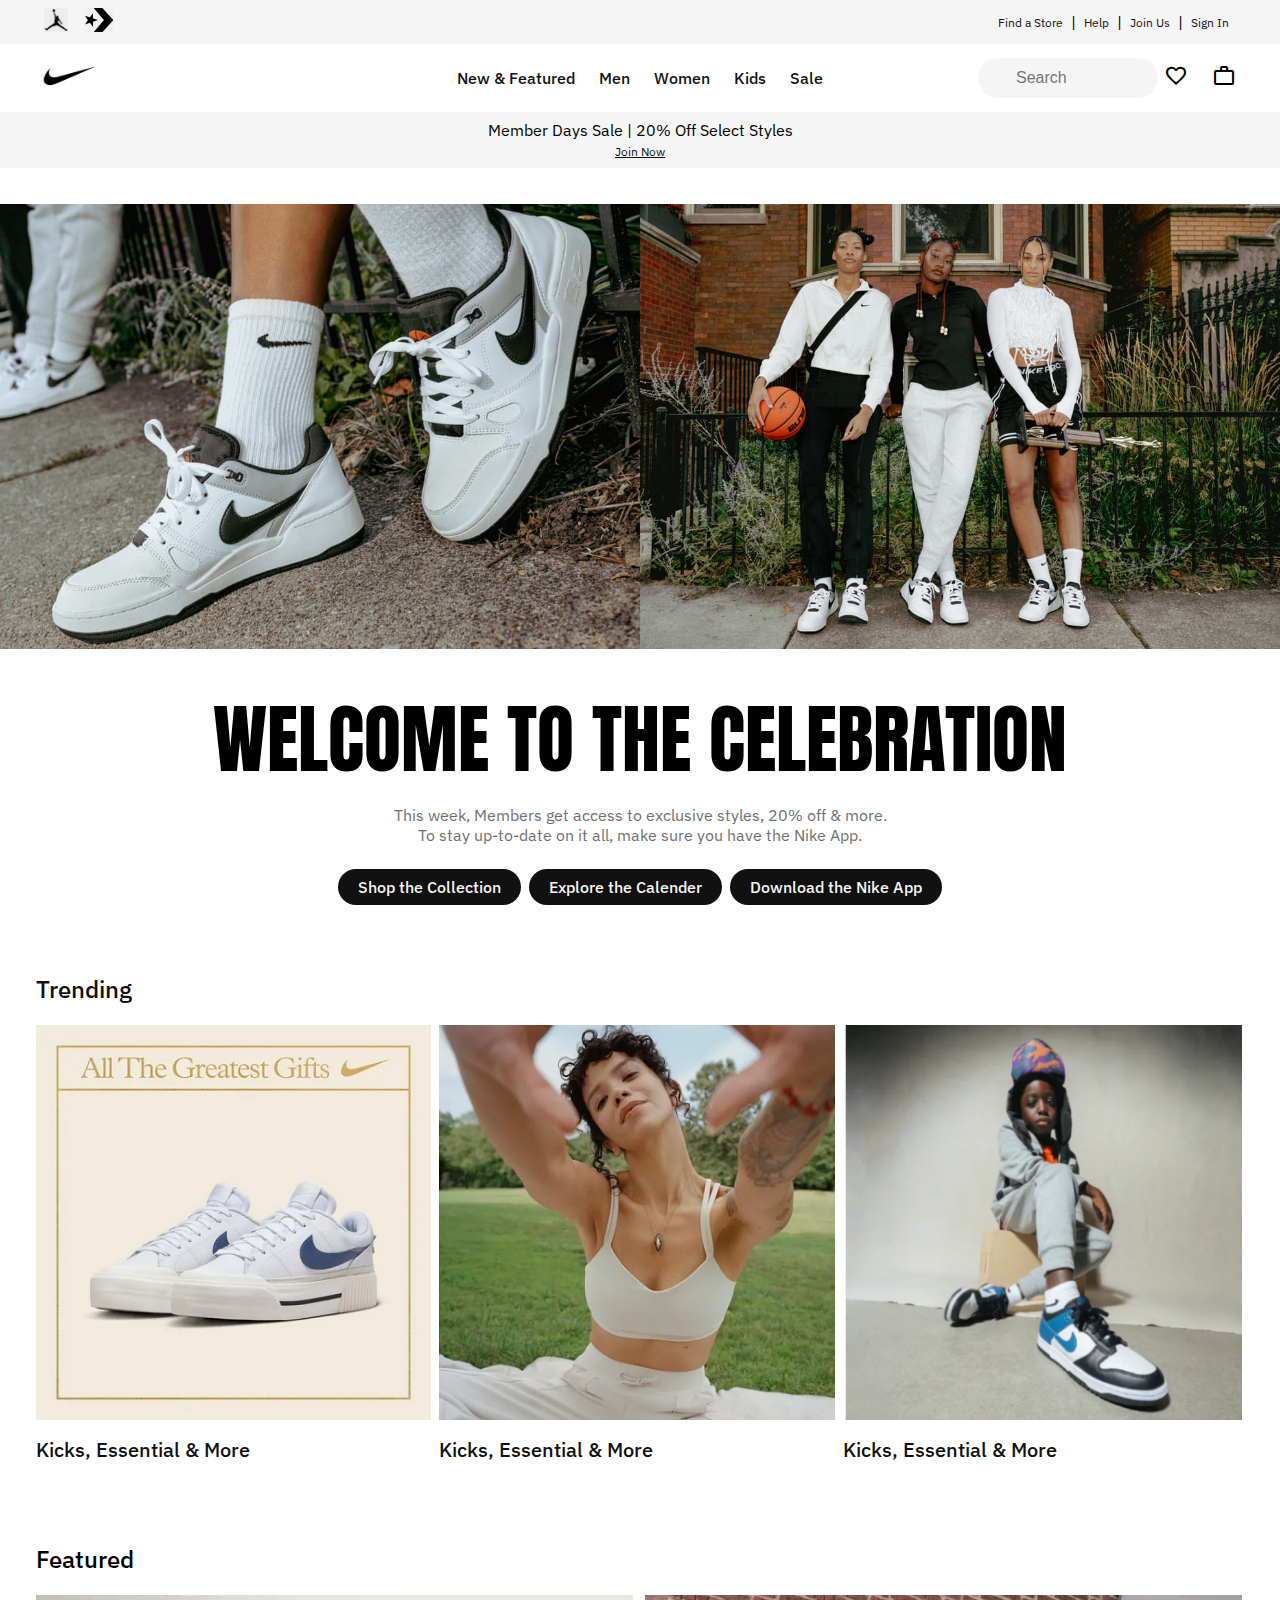
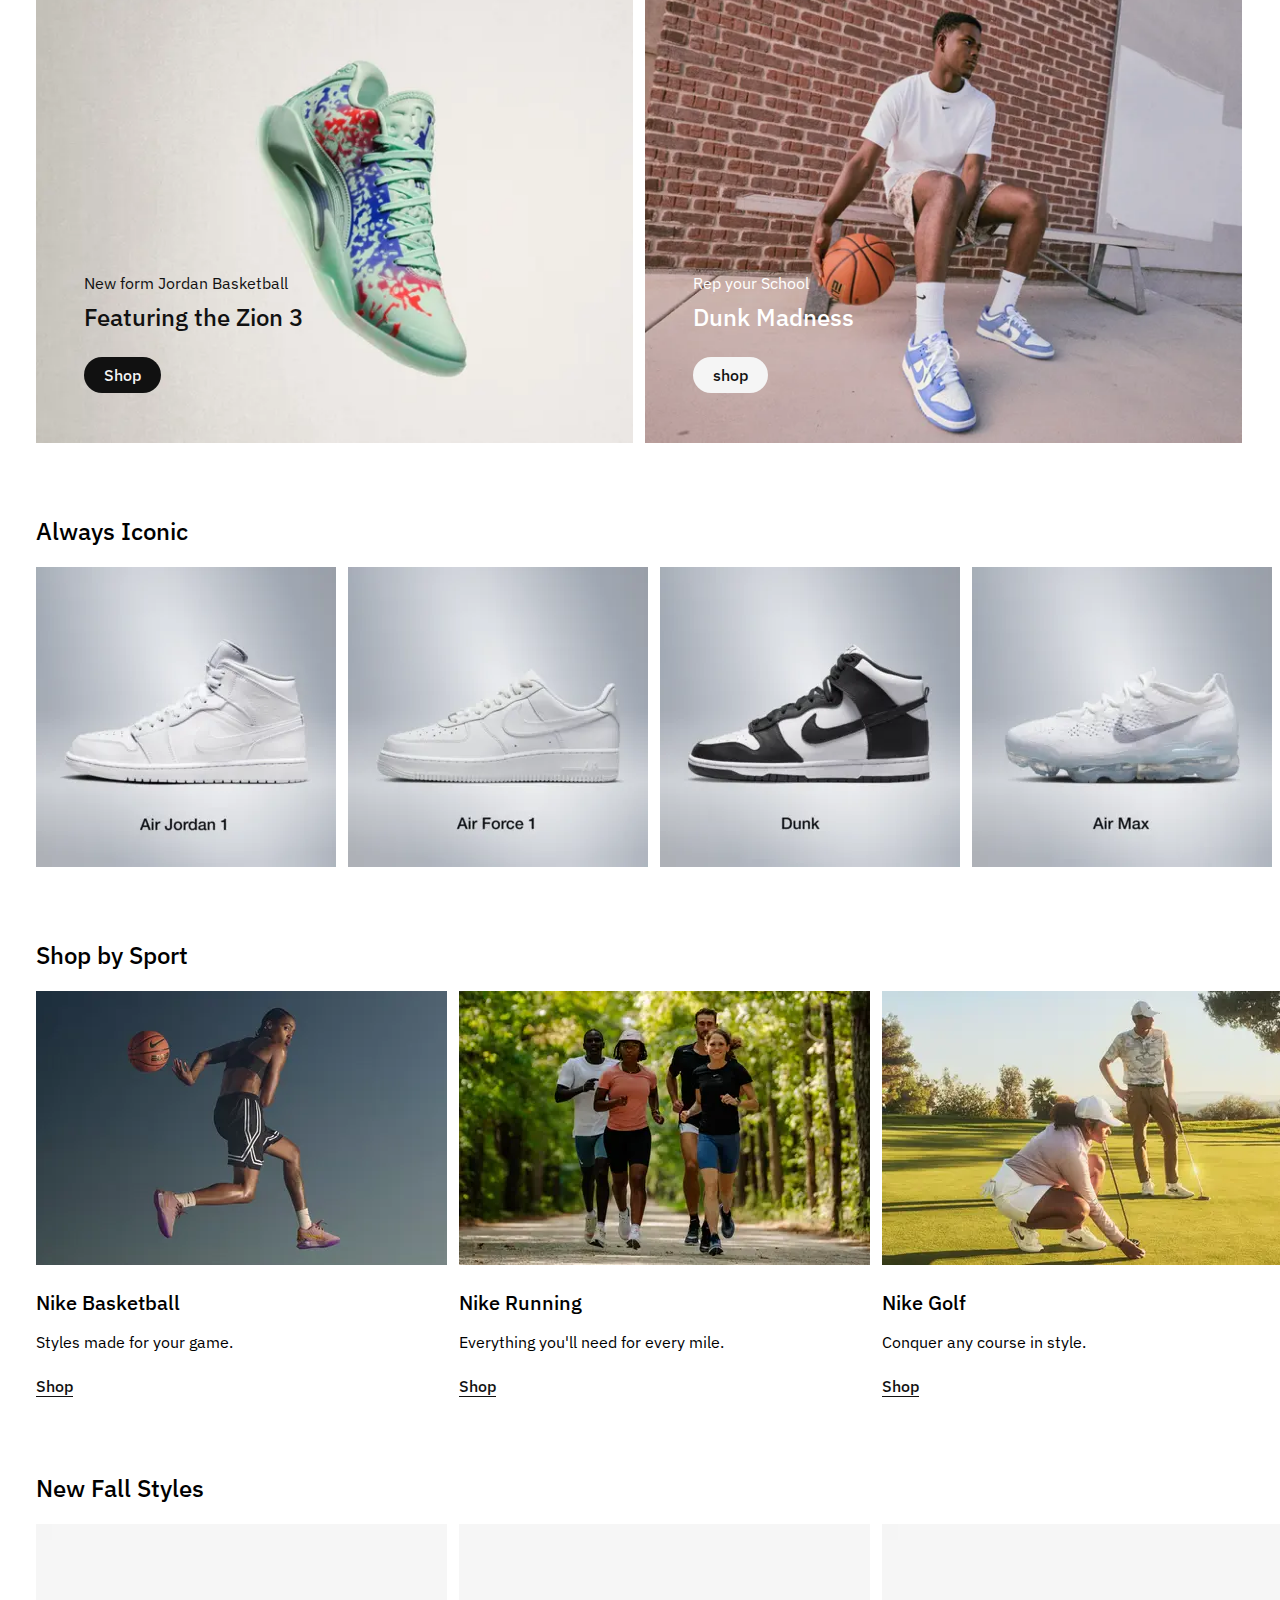
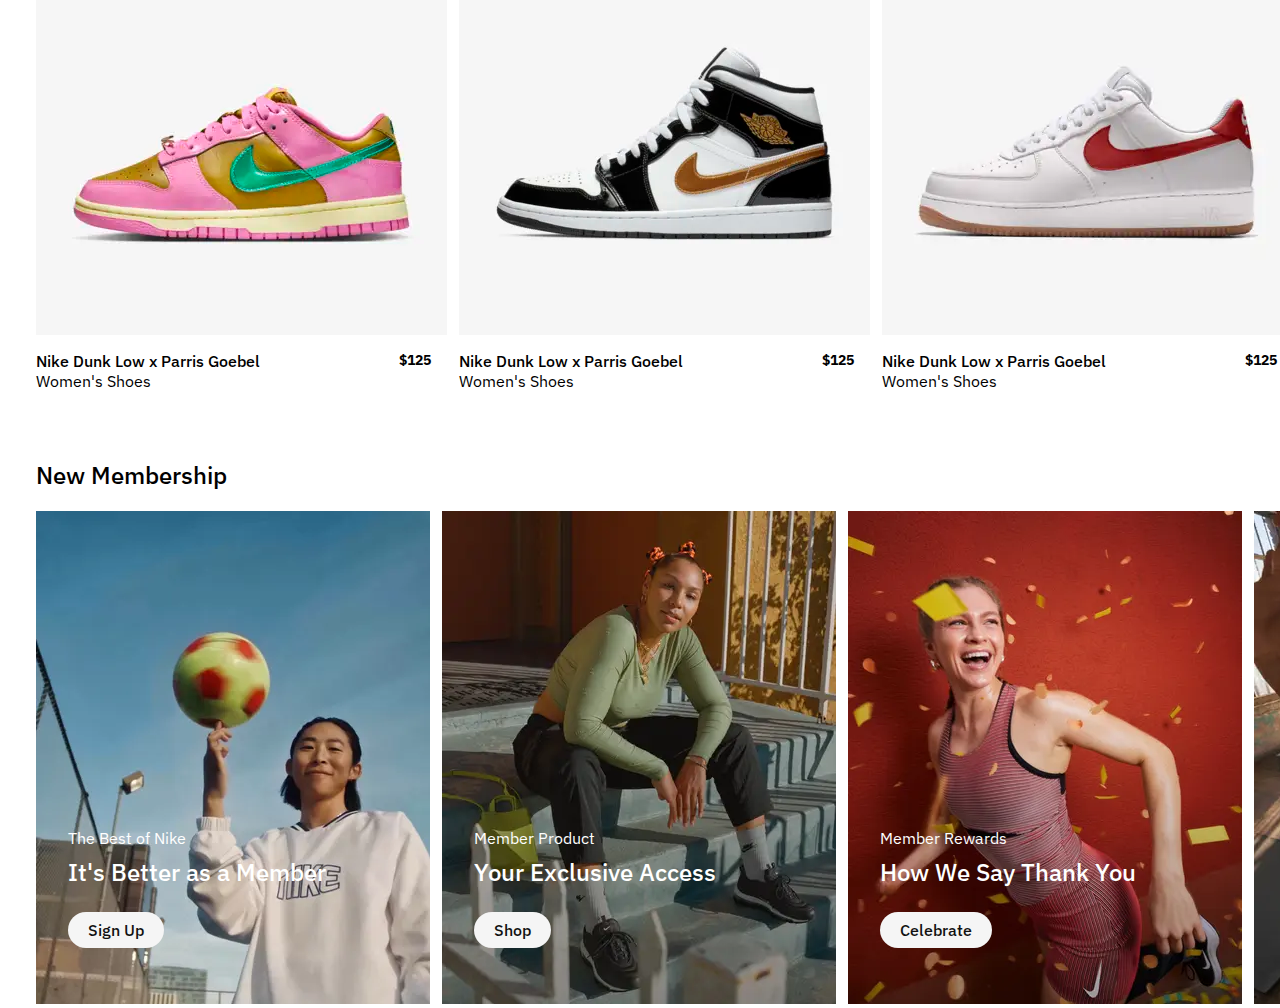
<file: index.html>
<!DOCTYPE html>
<html lang="en">
  <head>
    <meta charset="UTF-8">
    <meta name="viewport" content="width=device-width, initial-scale=1.0">
    <title>NIKE</title>
    <link href="https://fonts.googleapis.com/css2?family=IBM+Plex+Sans:wght@300;400;500;600;700&display=swap"
      rel="stylesheet">
    <link rel="preconnect" href="https://fonts.googleapis.com">
    <link rel="preconnect" href="https://fonts.gstatic.com" crossorigin>
    <link href="https://fonts.googleapis.com/css2?family=Anton&display=swap" rel="stylesheet">
    <link rel="preconnect" href="https://fonts.googleapis.com">
    <link rel="preconnect" href="https://fonts.gstatic.com" crossorigin>
    <link rel="stylesheet" href="https://fonts.googleapis.com/css2?family=Material+Symbols+Outlined:opsz,wght,FILL,GRAD@24,400,0,0" />
    <link rel="stylesheet" href="css/front-page.css">
  </head>
  <body>

    <header class="header wrapper width-full bg-1 flex space-between align-center" id="header">
      <div class="header_logo">
        <ul class=" flex align-center">
          <li class="inline-block">
            <a href="#">
             <img id="mj-logo" class="both-logo" src="images/jordan-1.jpg" alt="mj logo">
            </a>
          </li>

          <li class="inline-block">
            <a href="#">
              <img id="star-logo" class="both-logo" src="images/star.jpg" alt="star">
            </a>
          </li>

        </ul>
      </div>

      <div>
        <ul class="header_links flex align-center">
          <li class="inline-block">
            <div class="flex align-center space-between gap">
              <a class="text-primary font-xs" href="#">
                Find a Store
              </a>
              <span>|</span>
            </div>
          </li>

          <li class="inline-block">
            <div class="drop flex align-center space-between gap">
              <a class="  text-primary font-xs" href="#">
                Help
              </a>
              <span>|</span>
              <div class="dropmenu">
                <div class="dropmenu-content">

                  <ul>
                    <li class="dropmenu-content-title"><a href="#">Help</a></li>
                    <li class="dropmenu-content-link"><a href="#">Shipping & Delivery</a></li>
                    <li class="dropmenu-content-link"><a href="#">Order Status</a></li>
                    <li class="dropmenu-content-link"><a href="#">Returns</a></li>
                    <li class="dropmenu-content-link"><a href="#">Order Cancellation</a></li>
                    <li class="dropmenu-content-link"><a href="#">Size Chart</a></li>
                    <li class="dropmenu-content-link"><a href="#">Contact Us</a></li>
                    <li class="dropmenu-content-link"><a href="#">Privacy Policy</a></li>
                    <li class="dropmenu-content-link"><a href="#">Terms of Sale</a></li>
                    <li class="dropmenu-content-link"><a  href="#">Send of Feedback</a></li>
                  </ul>             
                </div>
              </div>
            </div>
          </li>

          <li class="inline-block">
            <div class="flex align-center space-between gap">
              <a class="text-primary font-xs " href="#">
                Join Us
              </a>
              <span>|</span>
            </div>
          </li>
          
          <li class="inline-block">
            <div class="flex align-center space-between gap">
              <a class="text-primary font-xs " href="#">
                Sign In
              </a>
              <span class="invisible">|</span>
            </div>
          </li>
        </ul>
      </div>
    </header>

   <!-- navigation  -->
  
    <nav class=" nav wrapper width-full space-between relative">
      <div class="flex space-between">
        <!-- logo  -->
        
        <ul class="flex align-center">
          <li>
            <img id="star-logo" src="images/nike-logo.png" width="64" alt="star">
          </li>
        </ul>
         
        <!-- nav links -->

        <ul class="nav-links flex  align-center absolute ">
          <li class="inline-block">
            <a class="text-primary font-body " href="#">
              New & Featured
            </a>

            <div class="nav-links-dropbar">
              <div class="nav-links-dropbar-cont">
                <div class="menu-column">
                  <ul>
                    <li class="menu-column-title"><a href="#">New & Featured</a></li>
                    <li class="menu-column-link"><a href="#">New Arrivals</a></li>
                    <li class="menu-column-link"><a href="#">Best Sellers</a></li>
                    <li class="menu-column-link"><a href="#">Member Product</a></li>
                    <li class="menu-column-link"><a href="#">Basketball x Lifestyle</a></li>
                  </ul>

                  <ul>
                    <li class="menu-column-title"><a href="#">New & Featured</a></li>
                    <li class="menu-column-link"><a href="#">New Arrivals</a></li>
                    <li class="menu-column-link"><a href="#">Best Sellers</a></li>
                    <li class="menu-column-link"><a href="#">Member Product</a></li>
                    <li class="menu-column-link"><a href="#">Basketball x Lifestyle</a></li>
                  </ul>
                </div>

                <div class="menu-column">
                  <ul>
                    <li class="menu-column-title"><a href="#">New & Featured</a></li>
                    <li class="menu-column-link"><a href="#">New Arrivals</a></li>
                  </ul>
                </div>

                <div class="menu-column">
                  <ul>
                    <li class="menu-column-title"><a href="#">New & Featured</a></li>
                    <li class="menu-column-link"><a href="#">New Arrivals</a></li>
                    <li class="menu-column-link"><a href="#">Best Sellers</a></li>
                    <li class="menu-column-link"><a href="#">Member Product</a></li>
                    <li class="menu-column-link"><a href="#">Basketball x Lifestyle</a></li>
                  </ul>

                  <ul>
                    <li class="menu-column-title"><a href="#">New & Featured</a></li>
                    <li class="menu-column-link"><a href="#">New Arrivals</a></li>
                    <li class="menu-column-link"><a href="#">Best Sellers</a></li>
                    <li class="menu-column-link"><a href="#">Member Product</a></li>
                    <li class="menu-column-link"><a href="#">Basketball x Lifestyle</a></li>
                  </ul>
                </div>

                <div class="menu-column">
                  <ul>
                    <li class="menu-column-title"><a href="#">New & Featured</a></li>
                    <li class="menu-column-link"><a href="#">New Arrivals</a></li>
                  </ul>
                </div>

              </div>
            </div>         
          </li>

          <li class="inline-block">
              <a class="text-primary font-body" href="#">
                Men
              </a>

              <div class="nav-links-dropbar">
                <div class="nav-links-dropbar-cont">
                  <div class="menu-column">
                    <ul>
                      <li class="menu-column-title"><a href="#">New & Featured</a></li>
                      <li class="menu-column-link"><a href="#">New Arrivals</a></li>
                      <li class="menu-column-link"><a href="#">Best Sellers</a></li>
                      <li class="menu-column-link"><a href="#">Member Product</a></li>
                      <li class="menu-column-link"><a href="#">Basketball x Lifestyle</a></li>
                    </ul>
              
                    <ul>
                      <li class="menu-column-title"><a href="#">New & Featured</a></li>
                      <li class="menu-column-link"><a href="#">New Arrivals</a></li>
                      <li class="menu-column-link"><a href="#">Best Sellers</a></li>
                      <li class="menu-column-link"><a href="#">Member Product</a></li>
                      <li class="menu-column-link"><a href="#">Basketball x Lifestyle</a></li>
                    </ul>
                  </div>
              
                  <div class="menu-column">
                    <ul>
                      <li class="menu-column-title"><a href="#">New & Featured</a></li>
                      <li class="menu-column-link"><a href="#">New Arrivals</a></li>
                    </ul>
                  </div>
              
                  <div class="menu-column">
                    <ul>
                      <li class="menu-column-title"><a href="#">New & Featured</a></li>
                      <li class="menu-column-link"><a href="#">New Arrivals</a></li>
                      <li class="menu-column-link"><a href="#">Best Sellers</a></li>
                      <li class="menu-column-link"><a href="#">Member Product</a></li>
                      <li class="menu-column-link"><a href="#">Basketball x Lifestyle</a></li>
                    </ul>
              
                    <ul>
                      <li class="menu-column-title"><a href="#">New & Featured</a></li>
                      <li class="menu-column-link"><a href="#">New Arrivals</a></li>
                      <li class="menu-column-link"><a href="#">Best Sellers</a></li>
                      <li class="menu-column-link"><a href="#">Member Product</a></li>
                      <li class="menu-column-link"><a href="#">Basketball x Lifestyle</a></li>
                    </ul>
                  </div>
              
                  <div class="menu-column">
                    <ul>
                      <li class="menu-column-title"><a href="#">New & Featured</a></li>
                      <li class="menu-column-link"><a href="#">New Arrivals</a></li>
                    </ul>
                  </div>
              
                </div>
              </div>
          </li>

          <li class="inline-block">
              <a class="text-primary font-body" href="#">
                Women
              </a>

              <div class="nav-links-dropbar">
                <div class="nav-links-dropbar-cont">
                  <div class="menu-column">
                    <ul>
                      <li class="menu-column-title"><a href="#">New & Featured</a></li>
                      <li class="menu-column-link"><a href="#">New Arrivals</a></li>
                      <li class="menu-column-link"><a href="#">Best Sellers</a></li>
                      <li class="menu-column-link"><a href="#">Member Product</a></li>
                      <li class="menu-column-link"><a href="#">Basketball x Lifestyle</a></li>
                    </ul>
              
                    <ul>
                      <li class="menu-column-title"><a href="#">New & Featured</a></li>
                      <li class="menu-column-link"><a href="#">New Arrivals</a></li>
                      <li class="menu-column-link"><a href="#">Best Sellers</a></li>
                      <li class="menu-column-link"><a href="#">Member Product</a></li>
                      <li class="menu-column-link"><a href="#">Basketball x Lifestyle</a></li>
                    </ul>
                  </div>
              
                  <div class="menu-column">
                    <ul>
                      <li class="menu-column-title"><a href="#">New & Featured</a></li>
                      <li class="menu-column-link"><a href="#">New Arrivals</a></li>
                    </ul>
                  </div>
              
                  <div class="menu-column">
                    <ul>
                      <li class="menu-column-title"><a href="#">New & Featured</a></li>
                      <li class="menu-column-link"><a href="#">New Arrivals</a></li>
                      <li class="menu-column-link"><a href="#">Best Sellers</a></li>
                      <li class="menu-column-link"><a href="#">Member Product</a></li>
                      <li class="menu-column-link"><a href="#">Basketball x Lifestyle</a></li>
                    </ul>
              
                    <ul>
                      <li class="menu-column-title"><a href="#">New & Featured</a></li>
                      <li class="menu-column-link"><a href="#">New Arrivals</a></li>
                      <li class="menu-column-link"><a href="#">Best Sellers</a></li>
                      <li class="menu-column-link"><a href="#">Member Product</a></li>
                      <li class="menu-column-link"><a href="#">Basketball x Lifestyle</a></li>
                    </ul>
                  </div>
              
                  <div class="menu-column">
                    <ul>
                      <li class="menu-column-title"><a href="#">New & Featured</a></li>
                      <li class="menu-column-link"><a href="#">New Arrivals</a></li>
                    </ul>
                  </div>
              
                </div>
              </div>
          </li>

          <li class="inline-block">
            <a class="text-primary font-body" href="#">
              Kids
            </a>

            <div class="nav-links-dropbar">
              <div class="nav-links-dropbar-cont">
                <div class="menu-column">
                  <ul>
                    <li class="menu-column-title"><a href="#">New & Featured</a></li>
                    <li class="menu-column-link"><a href="#">New Arrivals</a></li>
                    <li class="menu-column-link"><a href="#">Best Sellers</a></li>
                    <li class="menu-column-link"><a href="#">Member Product</a></li>
                    <li class="menu-column-link"><a href="#">Basketball x Lifestyle</a></li>
                  </ul>
            
                  <ul>
                    <li class="menu-column-title"><a href="#">New & Featured</a></li>
                    <li class="menu-column-link"><a href="#">New Arrivals</a></li>
                    <li class="menu-column-link"><a href="#">Best Sellers</a></li>
                    <li class="menu-column-link"><a href="#">Member Product</a></li>
                    <li class="menu-column-link"><a href="#">Basketball x Lifestyle</a></li>
                  </ul>
                </div>
            
                <div class="menu-column">
                  <ul>
                    <li class="menu-column-title"><a href="#">New & Featured</a></li>
                    <li class="menu-column-link"><a href="#">New Arrivals</a></li>
                  </ul>
                </div>
            
                <div class="menu-column">
                  <ul>
                    <li class="menu-column-title"><a href="#">New & Featured</a></li>
                    <li class="menu-column-link"><a href="#">New Arrivals</a></li>
                    <li class="menu-column-link"><a href="#">Best Sellers</a></li>
                    <li class="menu-column-link"><a href="#">Member Product</a></li>
                    <li class="menu-column-link"><a href="#">Basketball x Lifestyle</a></li>
                  </ul>
            
                  <ul>
                    <li class="menu-column-title"><a href="#">New & Featured</a></li>
                    <li class="menu-column-link"><a href="#">New Arrivals</a></li>
                    <li class="menu-column-link"><a href="#">Best Sellers</a></li>
                    <li class="menu-column-link"><a href="#">Member Product</a></li>
                    <li class="menu-column-link"><a href="#">Basketball x Lifestyle</a></li>
                  </ul>
                </div>
            
                <div class="menu-column">
                  <ul>
                    <li class="menu-column-title"><a href="#">New & Featured</a></li>
                    <li class="menu-column-link"><a href="#">New Arrivals</a></li>
                  </ul>
                </div>
            
              </div>
            </div>
          </li>  

          <li class="inline-block">
              <a class="text-primary font-body" href="#">
                Sale
              </a>

              <div class="nav-links-dropbar">
                <div class="nav-links-dropbar-cont">
                  <div class="menu-column">
                    <ul>
                      <li class="menu-column-title"><a href="#">New & Featured</a></li>
                      <li class="menu-column-link"><a href="#">New Arrivals</a></li>
                      <li class="menu-column-link"><a href="#">Best Sellers</a></li>
                      <li class="menu-column-link"><a href="#">Member Product</a></li>
                      <li class="menu-column-link"><a href="#">Basketball x Lifestyle</a></li>
                    </ul>
              
                    <ul>
                      <li class="menu-column-title"><a href="#">New & Featured</a></li>
                      <li class="menu-column-link"><a href="#">New Arrivals</a></li>
                      <li class="menu-column-link"><a href="#">Best Sellers</a></li>
                      <li class="menu-column-link"><a href="#">Member Product</a></li>
                      <li class="menu-column-link"><a href="#">Basketball x Lifestyle</a></li>
                    </ul>
                  </div>
              
                  <div class="menu-column">
                    <ul>
                      <li class="menu-column-title"><a href="#">New & Featured</a></li>
                      <li class="menu-column-link"><a href="#">New Arrivals</a></li>
                    </ul>
                  </div>
              
                  <div class="menu-column">
                    <ul>
                      <li class="menu-column-title"><a href="#">New & Featured</a></li>
                      <li class="menu-column-link"><a href="#">New Arrivals</a></li>
                      <li class="menu-column-link"><a href="#">Best Sellers</a></li>
                      <li class="menu-column-link"><a href="#">Member Product</a></li>
                      <li class="menu-column-link"><a href="#">Basketball x Lifestyle</a></li>
                    </ul>
              
                    <ul>
                      <li class="menu-column-title"><a href="#">New & Featured</a></li>
                      <li class="menu-column-link"><a href="#">New Arrivals</a></li>
                      <li class="menu-column-link"><a href="#">Best Sellers</a></li>
                      <li class="menu-column-link"><a href="#">Member Product</a></li>
                      <li class="menu-column-link"><a href="#">Basketball x Lifestyle</a></li>
                    </ul>
                  </div>
              
                  <div class="menu-column">
                    <ul>
                      <li class="menu-column-title"><a href="#">New & Featured</a></li>
                      <li class="menu-column-link"><a href="#">New Arrivals</a></li>
                    </ul>
                  </div>
              
                </div>
              </div>
          </li>
        </ul>

        
        <ul class="icon flex align-center">
          <div class="search-bar flex">
            <input class="bg-1 font-body " type="text" placeholder="Search">
          </div>
          
          <li class="inline-block" style="margin-right: 12px;">
            <span class="material-symbols-outlined">
              favorite
            </span>
          </li>
        
          <li class="inline-block">
            <span class="material-symbols-outlined">
              work
            </span>
          </li>
        
        </ul>
      </div>
    </nav>

    <!-- ads slider  -->

    <div class="ads-slider bg-1 ">
      <ul class="list-master">
        <li class="text-center">
          <span>Member Days Sale | 20% Off Select Styles</span>
          <div>
            <p><a href="#" class="text-underline text-primary font-xs">Join Now</a></p>
          </div>
        </li>
      </ul>
    </div>
     
    <!-- Hero section  -->
    <section class=" hero">
      <figure class="relative">
        <div class="img-wrapper">
          <img src="images/hero-image2.jpg" alt="">
        </div>
        <figcaption>
          <div class="text-center hero-subject width-full">
            <h1 class="font-display-1">WELCOME TO THE CELEBRATION</h1>

            <p class="font-body text-secondary">
              This week, Members get access to exclusive styles, 20% off & more.
              <br>
              To stay up-to-date on it all, make sure you have the Nike App.
            </p>
          </div>

          <!-- button container  -->
          <div class="hero-button relative flex gap font-body ">
            <a class="btn btn-black inline-block" href="#">Shop the Collection</a>
            <a class="btn btn-black inline-block" href="#">Explore the Calender</a>
            <a class="btn btn-black inline-block" href="#">Download the Nike App</a>

          </div>
        </figcaption>
        <a href="#" class=" fig-li-cover absolute height-full width-full"></a>
        
      </figure>
    </section>

    <!-- Trending  -->
    <section class="trending text-primary">
      <div class="sect-header ct-item wrapper">
        <h3 class="font-h3">Trending</h3>
      </div>

      <div class="trending-container wrapper"> 
        <ul class="gap flex justify-center">
          <li>
            <figure class="relative">
              <div class="img-wrapper">
                <img src="images/trending-image2.png" alt="">
              </div>
              <figcaption>
                <div class="trending-text">
                  <h2 class="font-h4">Kicks, Essential & More</h2>
                </div>
              </figcaption>
              <a href="#" class=" fig-li-cover absolute width-full height-full"></a>
            </figure>
          </li>
          
          <li>
            <figure class="relative">
              <div class="img-wrapper">
                <img src="images/trending-image3.png" alt="">
              </div>
            <figcaption>
              <div class="trending-text">
                <h2 class="font-h4">Kicks, Essential & More</h2>
              </div>
            </figcaption>
            <a href="#" class=" fig-li-cover absolute width-full height-full"></a>
            </figure> 
        </li>

        <li>
          <figure class="relative">
            <div class="img-wrapper">
              <img src="images/trending-image1.png" alt="">
            </div>
            <figcaption>
              <div class="trending-text">
                <h2 class="font-h4">Kicks, Essential & More</h2>
              </div>
            </figcaption>
            <a href="#" class=" fig-li-cover absolute width-full height-full"></a>
          </figure> 
        </li>
        </ul>
      </div>
    </section>


    <!-- Featured  -->

    <section class="featured ">
      <div class="sect-header ct-item-2 wrapper">
        <h3 class="font-h3">Featured</h3>
      </div>
      <div class="featured-container wrapper">
        <ul class="f-gap flex justify-center">
          <li>
            <figure class="relative">
              <div class="img-wrapper">
                <img src="images/featured-image2.png" alt="">
              </div>
              <figcaption class="absolute over-l figc1" style="z-index: 3;">
                <div>
                  <p class="text-primary f-p">New form Jordan Basketball</p>
                  <h3 class="text-primary font-h3 f-h3">Featuring the Zion 3</h3>

                  <div class="flex relative" >
                    <a class="btn btn-black inline-block" href="#">Shop</a>
                  </div>
                </div>
              </figcaption>
              <a href="#" class=" fig-li-cover absolute width-full height-full"></a>
            </figure>

          </li>
    
          <li>
            <figure class="relative">
              <div class="img-wrapper">
                <img src="images/featured-image1.png" alt="">
              </div>
              <figcaption class="absolute over-l figc2" style="z-index: 3;">
                <div>
                  <p class="text-white f-p">Rep your School</p>
                  <h3 class="text-white font-h3 f-h3">Dunk Madness</h3>
          
                  <div class="flex">
                    <a class="btn btn-white inline-block" href="#">shop</a>
                  </div>
                </div>
              </figcaption>
              <a href="#" class=" fig-li-cover absolute width-full height-full"></a>
            </figure>
          </li>
        </ul>
      </div>
    </section>


    <!-- Always Iconic -->


    <section class="Always">
      <div class="sect-header wrapper">
        <h3 class="font-h3">Always Iconic</h3>
      </div>
      <div class="always-container wrapper">
        <ul class="f-gap flex">
          <li>
            <figure class="relative">
              <div class="slider-image-wrapper">
                <img src="images/slider-image1.png" alt="">
              </div>
              <a href="#" class=" fig-li-cover absolute width-full height-full"></a>
            </figure>  
            
          </li>

          <li>
            <figure class="relative">
              <div class="slider-image-wrapper">
                <img src="images/slider-image2.png" alt="">
              </div>
              <a href="#" class=" fig-li-cover absolute width-full height-full"></a>
            </figure>  
          </li>
          
          <li>
            <figure class="relative">
              <div class="slider-image-wrapper">
                <img src="images/slider-image3.png" alt="">
              </div>
              <a href="#" class=" fig-li-cover absolute width-full height-full"></a>
            </figure>  
         </li>
            
          <li>
            <figure class="relative">
              <div class="slider-image-wrapper">
                <img src="images/slider-image4.png" alt="">
              </div>
              <a href="#" class=" fig-li-cover absolute width-full height-full"></a>
            </figure>  
          </li>

          <li>
            <figure class="relative">
              <div class="slider-image-wrapper">
                <img src="images/slider-image5.png" alt="">
              </div>
              <a href="#" class=" fig-li-cover absolute width-full height-full"></a>
            </figure>  
          </li>
          
          <li>
            <figure class="relative">
              <div class="slider-image-wrapper">
                <img src="images/slider-image6.png" alt="">
              </div>
              <a href="#" class=" fig-li-cover absolute width-full height-full"></a>
            </figure>  
          </li>
          
          <li>
            <figure class="relative">
              <div class="slider-image-wrapper">
                <img src="images/slider-image7.png" alt="">
              </div>
              <a href="#" class=" fig-li-cover absolute width-full height-full"></a>
            </figure>  
          </li>

          <li>
            <figure class="relative">
              <div class="slider-image-wrapper">
                <img src="images/slider-image8.png" alt="">
              </div>
              <a href="#" class=" fig-li-cover absolute width-full height-full"></a>
            </figure>  
          </li>
        </ul>
      </div>
    </section>



    <!-- Shop by Sport -->


    <section>
      <div class="sect-header wrapper">
        <h3 class="font-h3">Shop by Sport</h3>
      </div>

      <div class="shop-container wrapper">
        <ul class="f-gap flex">
          <li>
            <figure class="relative">
              <div class="slider-image-wrapper">
                <img src="images/shop-image1.jpeg" alt="">
              </div>
              <figcaption>
                <div class="shop-text">
                  <h2 class="font-h4">Nike Basketball</h2>

                  <p class="font-body">Styles made for your game.</p>

                  <div class="shop-btn">
                    <a class="text-primary font-body" href="#">Shop</a>
                  </div> 
                </div>
              </figcaption>
              <a href="#" class=" fig-li-cover absolute width-full height-full"></a>
            </figure>    
          </li>

          <li>
            <figure class="relative">
              <div class="slider-image-wrapper">
                <img src="images/shop-image2.jpeg" alt="">
              </div>
              <figcaption>
                <div class="shop-text">
                  <h2 class="font-h4">Nike Running</h2>
          
                  <p class="font-body">Everything you'll need for every mile.</p>
          
                  <div class="shop-btn">
                    <a class="text-primary font-body" href="#">Shop</a>
                  </div>
                </div>
              </figcaption>
              <a href="#" class=" fig-li-cover absolute width-full height-full"></a>
            </figure>
          </li>

          <li>
            <figure class="relative">
              <div class="slider-image-wrapper">
                <img src="images/shop-image3.jpeg" alt="">
              </div>
              <figcaption>
                <div class="shop-text">
                  <h2 class="font-h4">Nike Golf</h2>
          
                  <p class="font-body">Conquer any course in style.</p>
          
                  <div class="shop-btn">
                    <a class="text-primary font-body" href="#">Shop</a>
                  </div>
                </div>
              </figcaption>
              <a href="#" class=" fig-li-cover absolute width-full height-full"></a>
            </figure>         
          </li>

          <li>
            <figure class="relative">
              <div class="slider-image-wrapper">
                <img src="images/shop-image4.jpeg" alt="">
              </div>
              <figcaption>
                <div class="shop-text">
                  <h2 class="font-h4">Nike Football</h2>
          
                  <p class="font-body">Command the field in game-ready gear.</p>
          
                  <div class="shop-btn">
                    <a class="text-primary font-body" href="#">Shop</a>
                  </div>
                </div>
              </figcaption>
              <a href="#" class=" fig-li-cover absolute width-full height-full"></a>
            </figure>
          </li>

          <li>
            <figure class="relative">
              <div class="slider-image-wrapper">
                <img src="images/shop-image5.jpeg" alt="">
              </div>
              <figcaption>
                <div class="shop-text">
                  <h2 class="font-h4">Nike Baseball</h2>
          
                  <p class="font-body">Step up to the plate in style.</p>
          
                  <div class="shop-btn">
                    <a class="text-primary font-body" href="#">Shop</a>
                  </div>
                </div>
              </figcaption>
              <a href="#" class=" fig-li-cover absolute width-full height-full"></a>
            </figure>
          </li>

          <li>
            <figure class="relative">
              <div class="slider-image-wrapper">
                <img src="images/shop-image6.jpeg" alt="">
              </div>
              <figcaption>
                <div class="shop-text">
                  <h2 class="font-h4">Nike Soccer</h2>
          
                  <p class="font-body">Bring mad style to the pitch with the latest gear.</p>
          
                  <div class="shop-btn">
                    <a class="text-primary font-body" href="#">Shop</a>
                  </div>
                </div>
              </figcaption>
              <a href="#" class=" fig-li-cover absolute width-full height-full"></a>
            </figure>
          </li>
        </ul>          
      </div>
    </section>


    <!-- New Fall Style -->


    <section>
      <div class="sect-header wrapper">
        <h3 class="font-h3">New Fall Styles</h3>
      </div>
      
      <div class="fall-container wrapper">
        <ul class="f-gap flex">
          <li> 
            <div class="newfall-container relative">
              <div class="slider-image-wrapper">
                <img src="images/newfall-image1.png" alt="">
              </div>
                
              <div class="newfall-text space-between flex">
                <div class="part-1 font-body">
                  <h4 class="weight-500">Nike Dunk Low x Parris Goebel</h4>

                  <p class="weight-400">Women's Shoes</p>
                </div>

                <p class="part-2 font-sm weight-700">
                  <span>$125</span>
                </p>
              </div>
              <a class="fig-li-cover absolute width-full height-full" href="#"></a>
            </div>
          </li>

          <li>
            <div class="newfall-container relative">
              <div class="slider-image-wrapper">
                <img src="images/newfall-image2.png" alt="">
              </div>
          
              <div class="newfall-text space-between flex">
                <div class="part-1 font-body">
                  <h4 class="weight-500">Nike Dunk Low x Parris Goebel</h4>
          
                  <p class="weight-400">Women's Shoes</p>
                </div>
          
                <p class="part-2 font-sm weight-700">
                  <span>$125</span>
                </p>
              </div>
              <a class="fig-li-cover absolute width-full height-full" href="#"></a>
            </div>
          </li>

          <li>
            <div class="newfall-container relative">
              <div class="slider-image-wrapper">
                <img src="images/newfall-image3.png" alt="">
              </div>
          
              <div class="newfall-text space-between flex">
                <div class="part-1 font-body">
                  <h4 class="weight-500">Nike Dunk Low x Parris Goebel</h4>
          
                  <p class="weight-400">Women's Shoes</p>
                </div>
          
                <p class="part-2 font-sm weight-700">
                  <span>$125</span>
                </p>
              </div>
              <a class="fig-li-cover absolute width-full height-full" href="#"></a>
            </div>
          </li>

          <li>
            <div class="newfall-container relative">
              <div class="slider-image-wrapper">
                <img src="images/newfall-image4.png" alt="">
              </div>
          
              <div class="newfall-text space-between flex">
                <div class="part-1 font-body">
                  <h4 class="weight-500">Nike Dunk Low x Parris Goebel</h4>
          
                  <p class="weight-400">Women's Shoes</p>
                </div>
          
                <p class="part-2 font-sm weight-700">
                  <span>$125</span>
                </p>
              </div>
              <a class="fig-li-cover absolute width-full height-full" href="#"></a>
            </div>
          </li>

          <li>
            <div class="newfall-container relative">
              <div class="slider-image-wrapper">
                <img src="images/newfall-image5.png" alt="">
              </div>
          
              <div class="newfall-text space-between flex">
                <div class="part-1 font-body">
                  <h4 class="weight-500">Nike Dunk Low x Parris Goebel</h4>
          
                  <p class="weight-400">Women's Shoes</p>
                </div>
          
                <p class="part-2 font-sm weight-700">
                  <span>$125</span>
                </p>
              </div>
              <a class="fig-li-cover absolute width-full height-full" href="#"></a>
            </div>
          </li>

          <li>
            <div class="newfall-container relative">
              <div class="slider-image-wrapper">
                <img src="images/newfall-image6.png" alt="">
              </div>
          
              <div class="newfall-text space-between flex">
                <div class="part-1 font-body">
                  <h4 class="weight-500">Nike Dunk Low x Parris Goebel</h4>
          
                  <p class="weight-400">Women's Shoes</p>
                </div>
          
                <p class="part-2 font-sm weight-700">
                  <span>$125</span>
                </p>
              </div>
              <a class="fig-li-cover absolute width-full height-full" href="#"></a>
            </div>
          </li>


        </ul>
      </div>      
    </section>


    
  
   <!--New Membership-->
  
    <section class="membership ">
      <div class="sect-header ct-item-2 wrapper">
        <h3 class="font-h3">New Membership</h3>
      </div>
      <div class="membership-container wrapper">
        <ul class="f-gap flex">
          <li>
            <figure class="relative">
              <div class="slider-image-wrapper">
                <img src="images/membership-image1.jpeg" alt="">
              </div>
              <figcaption class="absolute over-l figc1" style="z-index: 3;">
                <div>
                  <p class="text-white f-p">The Best of Nike</p>
                  <h3 class="text-white font-h3 f-h3">It's Better as a Member</h3>
    
                  <div class="flex relative">
                    <a class="btn btn-white inline-block" href="#">Sign Up</a>
                  </div>
                </div>
              </figcaption>
              <a href="#" class=" fig-li-cover absolute width-full height-full"></a>
            </figure>
    
          </li>
    
          <li>
            <figure class="relative">
              <div class="slider-image-wrapper">
                <img src="images/membership-image2.jpeg" alt="">
              </div>
              <figcaption class="absolute over-l figc2" style="z-index: 3;">
                <div>
                  <p class="text-white f-p">Member Product</p>
                  <h3 class="text-white font-h3 f-h3">Your Exclusive Access</h3>
    
                  <div class="flex">
                    <a class="btn btn-white inline-block" href="#">Shop</a>
                  </div>
                </div>
              </figcaption>
              <a href="#" class=" fig-li-cover absolute width-full height-full"></a>
            </figure>
          </li>

          <li>
            <figure class="relative">
              <div class="slider-image-wrapper">
                <img src="images/membership-image3.jpeg" alt="">
              </div>
              <figcaption class="absolute over-l figc2" style="z-index: 3;">
                <div>
                  <p class="text-white f-p">Member Rewards</p>
                  <h3 class="text-white font-h3 f-h3">How We Say Thank You</h3>
          
                  <div class="flex">
                    <a class="btn btn-white inline-block" href="#">Celebrate</a>
                  </div>
                </div>
              </figcaption>
              <a href="#" class=" fig-li-cover absolute width-full height-full"></a>
            </figure>
          </li>

          <li>
            <figure class="relative">
              <div class="slider-image-wrapper">
                <img src="images/membership-image4.jpeg" alt="">
              </div>
              <figcaption class="absolute over-l figc2" style="z-index: 3;">
                <div>
                  <p class="text-white f-p">Sports & Wellness Apps</p>
                  <h3 class="text-white font-h3 f-h3">Movement Where You're At</h3>
          
                  <div class="flex">
                    <a class="btn btn-white inline-block" href="#">Move</a>
                  </div>
                </div>
              </figcaption>
              <a href="#" class=" fig-li-cover absolute width-full height-full"></a>
            </figure>
          </li>

          <li>
            <figure class="relative">
              <div class="slider-image-wrapper">
                <img src="images/membership-image5.jpeg" alt="">
              </div>
              <figcaption class="absolute over-l figc2" style="z-index: 3;">
                <div>
                  <p class="text-white f-p">Nike By You</p>
                  <h3 class="text-white font-h3 f-h3">Your Customization Service</h3>
          
                  <div class="flex">
                    <a class="btn btn-white inline-block" href="#">Customize</a>
                  </div>
                </div>
              </figcaption>
              <a href="#" class=" fig-li-cover absolute width-full height-full"></a>
            </figure>
          </li>

          <li>
            <figure class="relative">
              <div class="slider-image-wrapper">
                <img src="images/membership-image6.jpeg" alt="">
              </div>
              <figcaption class="absolute over-l figc2" style="z-index: 3;">
                <div>
                  <p class="text-white f-p">SNKRS</p>
                  <h3 class="text-white font-h3 f-h3">Your Ultimate Sneaker Community</h3>
          
                  <div class="flex">
                    <a class="btn btn-white inline-block" href="#">Explore</a>
                  </div>
                </div>
              </figcaption>
              <a href="#" class=" fig-li-cover absolute width-full height-full"></a>
            </figure>
          </li>
        </ul>
      </div>
    </section>
  </body>
</html>
</file>
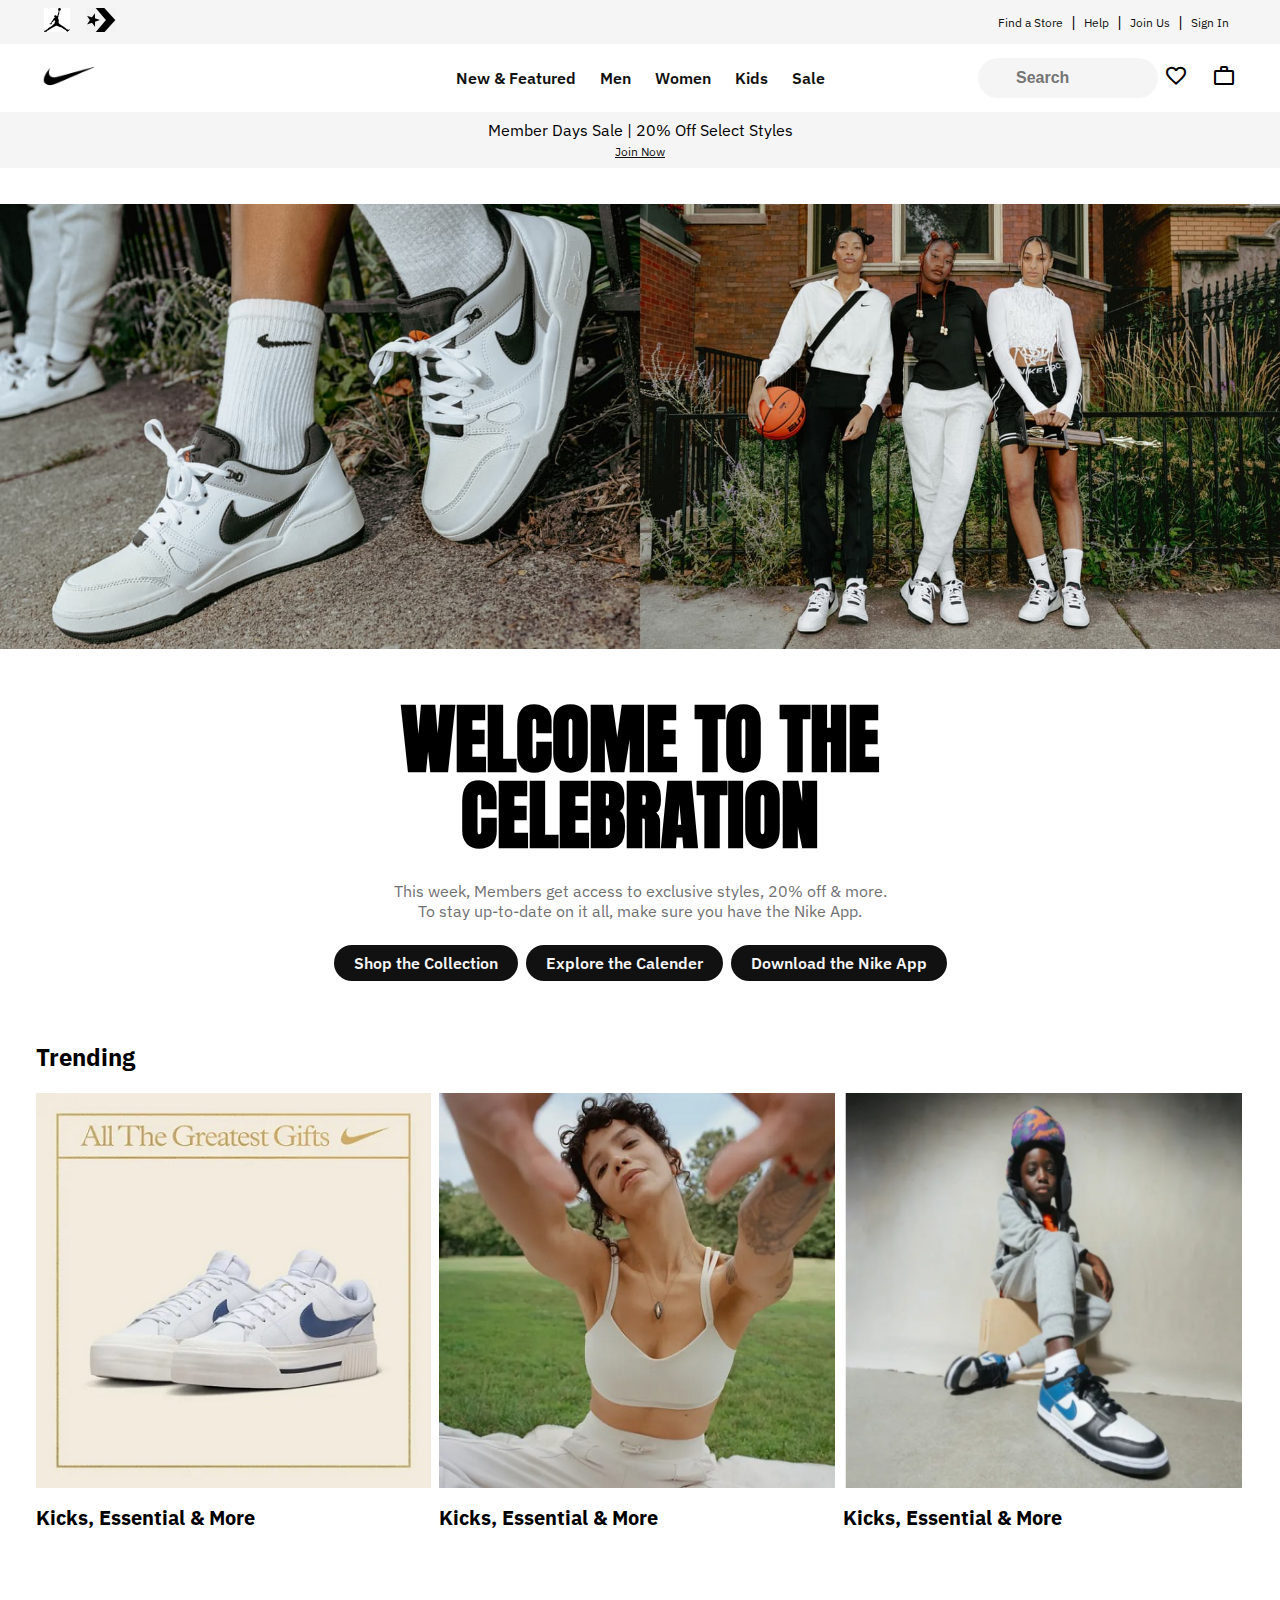
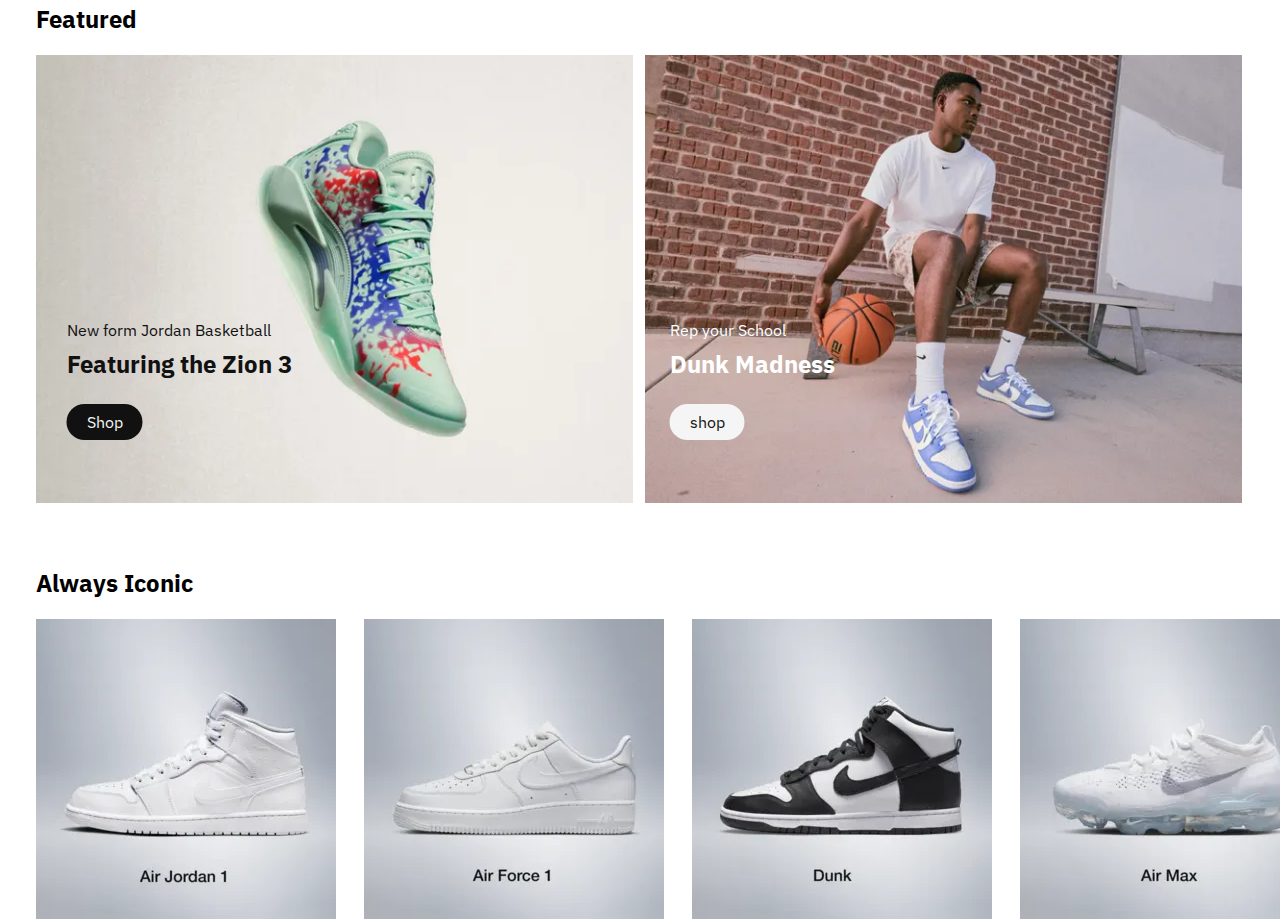
<file: front-page.html>
<!DOCTYPE html>
<html lang="en">
  <head>
    <meta charset="UTF-8">
    <meta name="viewport" content="width=device-width, initial-scale=1.0">
    <title>NIKE</title>
    <link href="https://fonts.googleapis.com/css2?family=IBM+Plex+Sans:wght@300;400;500;600;700&display=swap"
      rel="stylesheet">
    <link rel="preconnect" href="https://fonts.googleapis.com">
    <link rel="preconnect" href="https://fonts.gstatic.com" crossorigin>
    <link href="https://fonts.googleapis.com/css2?family=Anton&display=swap" rel="stylesheet">
    <link rel="preconnect" href="https://fonts.googleapis.com">
    <link rel="preconnect" href="https://fonts.gstatic.com" crossorigin>
    <link rel="stylesheet" href="https://fonts.googleapis.com/css2?family=Material+Symbols+Outlined:opsz,wght,FILL,GRAD@24,400,0,0" />
    <link rel="stylesheet" href="front-page.css">
  </head>
  <body>

    <header class="header wrapper width-full bg-1 flex space-between align-center" id="header">
      <div class="header_logo">
        <ul class=" flex align-center">
          <li class="inline-block">
            <a href="#">
             <img id="mj-logo" class="both-logo" src="images/mj.png" alt="mj logo">
            </a>
          </li>

          <li class="inline-block">
            <a href="#">
              <img id="star-logo" class="both-logo" src="images/star.jpg" alt="star">
            </a>
          </li>

        </ul>
      </div>

      <div>
        <ul class="header_links flex align-center">
          <li class="inline-block">
            <div class="flex align-center space-between gap">
              <a class="text-primary font-xs" href="#">
                Find a Store
              </a>
              <span>|</span>
            </div>
          </li>

          <li class="inline-block">
            <div class="drop flex align-center space-between gap">
              <a class="  text-primary font-xs" href="#">
                Help
              </a>
              <span>|</span>
              <div class="dropmenu">
                <div class="dropmenu-content">

                  <ul>
                    <li class="dropmenu-content-title"><a href="#">Help</a></li>
                    <li class="dropmenu-content-link"><a href="#">Shipping & Delivery</a></li>
                    <li class="dropmenu-content-link"><a href="#">Order Status</a></li>
                    <li class="dropmenu-content-link"><a href="#">Returns</a></li>
                    <li class="dropmenu-content-link"><a href="#">Order Cancellation</a></li>
                    <li class="dropmenu-content-link"><a href="#">Size Chart</a></li>
                    <li class="dropmenu-content-link"><a href="#">Contact Us</a></li>
                    <li class="dropmenu-content-link"><a href="#">Privacy Policy</a></li>
                    <li class="dropmenu-content-link"><a href="#">Terms of Sale</a></li>
                    <li class="dropmenu-content-link"><a  href="#">Send of Feedback</a></li>
                  </ul>             
                </div>
              </div>
            </div>
          </li>

          <li class="inline-block">
            <div class="flex align-center space-between gap">
              <a class="text-primary font-xs " href="#">
                Join Us
              </a>
              <span>|</span>
            </div>
          </li>
          
          <li class="inline-block">
            <div class="flex align-center space-between gap">
              <a class="text-primary font-xs " href="#">
                Sign In
              </a>
              <span class="invisible">|</span>
            </div>
          </li>
        </ul>
      </div>
    </header>

   <!-- navigation  -->
  
    <nav class=" nav wrapper width-full space-between relative">
      <div class="flex space-between">
        <!-- logo  -->
        
        <ul class="flex align-center">
          <li>
            <img id="star-logo" src="images/nike-logo.png" width="64" alt="star">
          </li>
        </ul>
         
        <!-- nav links -->

        <ul class="nav-links flex  align-center absolute ">
          <li class="inline-block">
            <a class="text-primary font-body " href="#">
              New & Featured
            </a>

            <div class="nav-links-dropbar">
              <div class="nav-links-dropbar-cont">
                <div class="menu-column">
                  <ul>
                    <li class="menu-column-title"><a href="#">New & Featured</a></li>
                    <li class="menu-column-link"><a href="#">New Arrivals</a></li>
                    <li class="menu-column-link"><a href="#">Best Sellers</a></li>
                    <li class="menu-column-link"><a href="#">Member Product</a></li>
                    <li class="menu-column-link"><a href="#">Basketball x Lifestyle</a></li>
                  </ul>

                  <ul>
                    <li class="menu-column-title"><a href="#">New & Featured</a></li>
                    <li class="menu-column-link"><a href="#">New Arrivals</a></li>
                    <li class="menu-column-link"><a href="#">Best Sellers</a></li>
                    <li class="menu-column-link"><a href="#">Member Product</a></li>
                    <li class="menu-column-link"><a href="#">Basketball x Lifestyle</a></li>
                  </ul>
                </div>

                <div class="menu-column">
                  <ul>
                    <li class="menu-column-title"><a href="#">New & Featured</a></li>
                    <li class="menu-column-link"><a href="#">New Arrivals</a></li>
                  </ul>
                </div>

                <div class="menu-column">
                  <ul>
                    <li class="menu-column-title"><a href="#">New & Featured</a></li>
                    <li class="menu-column-link"><a href="#">New Arrivals</a></li>
                    <li class="menu-column-link"><a href="#">Best Sellers</a></li>
                    <li class="menu-column-link"><a href="#">Member Product</a></li>
                    <li class="menu-column-link"><a href="#">Basketball x Lifestyle</a></li>
                  </ul>

                  <ul>
                    <li class="menu-column-title"><a href="#">New & Featured</a></li>
                    <li class="menu-column-link"><a href="#">New Arrivals</a></li>
                    <li class="menu-column-link"><a href="#">Best Sellers</a></li>
                    <li class="menu-column-link"><a href="#">Member Product</a></li>
                    <li class="menu-column-link"><a href="#">Basketball x Lifestyle</a></li>
                  </ul>
                </div>

                <div class="menu-column">
                  <ul>
                    <li class="menu-column-title"><a href="#">New & Featured</a></li>
                    <li class="menu-column-link"><a href="#">New Arrivals</a></li>
                  </ul>
                </div>

              </div>
            </div>         
          </li>

          <li class="inline-block">
              <a class="text-primary font-body" href="#">
                Men
              </a>

              <div class="nav-links-dropbar">
                <div class="nav-links-dropbar-cont">
                  <div class="menu-column">
                    <ul>
                      <li class="menu-column-title"><a href="#">New & Featured</a></li>
                      <li class="menu-column-link"><a href="#">New Arrivals</a></li>
                      <li class="menu-column-link"><a href="#">Best Sellers</a></li>
                      <li class="menu-column-link"><a href="#">Member Product</a></li>
                      <li class="menu-column-link"><a href="#">Basketball x Lifestyle</a></li>
                    </ul>
              
                    <ul>
                      <li class="menu-column-title"><a href="#">New & Featured</a></li>
                      <li class="menu-column-link"><a href="#">New Arrivals</a></li>
                      <li class="menu-column-link"><a href="#">Best Sellers</a></li>
                      <li class="menu-column-link"><a href="#">Member Product</a></li>
                      <li class="menu-column-link"><a href="#">Basketball x Lifestyle</a></li>
                    </ul>
                  </div>
              
                  <div class="menu-column">
                    <ul>
                      <li class="menu-column-title"><a href="#">New & Featured</a></li>
                      <li class="menu-column-link"><a href="#">New Arrivals</a></li>
                    </ul>
                  </div>
              
                  <div class="menu-column">
                    <ul>
                      <li class="menu-column-title"><a href="#">New & Featured</a></li>
                      <li class="menu-column-link"><a href="#">New Arrivals</a></li>
                      <li class="menu-column-link"><a href="#">Best Sellers</a></li>
                      <li class="menu-column-link"><a href="#">Member Product</a></li>
                      <li class="menu-column-link"><a href="#">Basketball x Lifestyle</a></li>
                    </ul>
              
                    <ul>
                      <li class="menu-column-title"><a href="#">New & Featured</a></li>
                      <li class="menu-column-link"><a href="#">New Arrivals</a></li>
                      <li class="menu-column-link"><a href="#">Best Sellers</a></li>
                      <li class="menu-column-link"><a href="#">Member Product</a></li>
                      <li class="menu-column-link"><a href="#">Basketball x Lifestyle</a></li>
                    </ul>
                  </div>
              
                  <div class="menu-column">
                    <ul>
                      <li class="menu-column-title"><a href="#">New & Featured</a></li>
                      <li class="menu-column-link"><a href="#">New Arrivals</a></li>
                    </ul>
                  </div>
              
                </div>
              </div>
          </li>

          <li class="inline-block">
              <a class="text-primary font-body" href="#">
                Women
              </a>

              <div class="nav-links-dropbar">
                <div class="nav-links-dropbar-cont">
                  <div class="menu-column">
                    <ul>
                      <li class="menu-column-title"><a href="#">New & Featured</a></li>
                      <li class="menu-column-link"><a href="#">New Arrivals</a></li>
                      <li class="menu-column-link"><a href="#">Best Sellers</a></li>
                      <li class="menu-column-link"><a href="#">Member Product</a></li>
                      <li class="menu-column-link"><a href="#">Basketball x Lifestyle</a></li>
                    </ul>
              
                    <ul>
                      <li class="menu-column-title"><a href="#">New & Featured</a></li>
                      <li class="menu-column-link"><a href="#">New Arrivals</a></li>
                      <li class="menu-column-link"><a href="#">Best Sellers</a></li>
                      <li class="menu-column-link"><a href="#">Member Product</a></li>
                      <li class="menu-column-link"><a href="#">Basketball x Lifestyle</a></li>
                    </ul>
                  </div>
              
                  <div class="menu-column">
                    <ul>
                      <li class="menu-column-title"><a href="#">New & Featured</a></li>
                      <li class="menu-column-link"><a href="#">New Arrivals</a></li>
                    </ul>
                  </div>
              
                  <div class="menu-column">
                    <ul>
                      <li class="menu-column-title"><a href="#">New & Featured</a></li>
                      <li class="menu-column-link"><a href="#">New Arrivals</a></li>
                      <li class="menu-column-link"><a href="#">Best Sellers</a></li>
                      <li class="menu-column-link"><a href="#">Member Product</a></li>
                      <li class="menu-column-link"><a href="#">Basketball x Lifestyle</a></li>
                    </ul>
              
                    <ul>
                      <li class="menu-column-title"><a href="#">New & Featured</a></li>
                      <li class="menu-column-link"><a href="#">New Arrivals</a></li>
                      <li class="menu-column-link"><a href="#">Best Sellers</a></li>
                      <li class="menu-column-link"><a href="#">Member Product</a></li>
                      <li class="menu-column-link"><a href="#">Basketball x Lifestyle</a></li>
                    </ul>
                  </div>
              
                  <div class="menu-column">
                    <ul>
                      <li class="menu-column-title"><a href="#">New & Featured</a></li>
                      <li class="menu-column-link"><a href="#">New Arrivals</a></li>
                    </ul>
                  </div>
              
                </div>
              </div>
          </li>

          <li class="inline-block">
            <a class="text-primary font-body" href="#">
              Kids
            </a>

            <div class="nav-links-dropbar">
              <div class="nav-links-dropbar-cont">
                <div class="menu-column">
                  <ul>
                    <li class="menu-column-title"><a href="#">New & Featured</a></li>
                    <li class="menu-column-link"><a href="#">New Arrivals</a></li>
                    <li class="menu-column-link"><a href="#">Best Sellers</a></li>
                    <li class="menu-column-link"><a href="#">Member Product</a></li>
                    <li class="menu-column-link"><a href="#">Basketball x Lifestyle</a></li>
                  </ul>
            
                  <ul>
                    <li class="menu-column-title"><a href="#">New & Featured</a></li>
                    <li class="menu-column-link"><a href="#">New Arrivals</a></li>
                    <li class="menu-column-link"><a href="#">Best Sellers</a></li>
                    <li class="menu-column-link"><a href="#">Member Product</a></li>
                    <li class="menu-column-link"><a href="#">Basketball x Lifestyle</a></li>
                  </ul>
                </div>
            
                <div class="menu-column">
                  <ul>
                    <li class="menu-column-title"><a href="#">New & Featured</a></li>
                    <li class="menu-column-link"><a href="#">New Arrivals</a></li>
                  </ul>
                </div>
            
                <div class="menu-column">
                  <ul>
                    <li class="menu-column-title"><a href="#">New & Featured</a></li>
                    <li class="menu-column-link"><a href="#">New Arrivals</a></li>
                    <li class="menu-column-link"><a href="#">Best Sellers</a></li>
                    <li class="menu-column-link"><a href="#">Member Product</a></li>
                    <li class="menu-column-link"><a href="#">Basketball x Lifestyle</a></li>
                  </ul>
            
                  <ul>
                    <li class="menu-column-title"><a href="#">New & Featured</a></li>
                    <li class="menu-column-link"><a href="#">New Arrivals</a></li>
                    <li class="menu-column-link"><a href="#">Best Sellers</a></li>
                    <li class="menu-column-link"><a href="#">Member Product</a></li>
                    <li class="menu-column-link"><a href="#">Basketball x Lifestyle</a></li>
                  </ul>
                </div>
            
                <div class="menu-column">
                  <ul>
                    <li class="menu-column-title"><a href="#">New & Featured</a></li>
                    <li class="menu-column-link"><a href="#">New Arrivals</a></li>
                  </ul>
                </div>
            
              </div>
            </div>
          </li>  

          <li class="inline-block">
              <a class="text-primary font-body" href="#">
                Sale
              </a>

              <div class="nav-links-dropbar">
                <div class="nav-links-dropbar-cont">
                  <div class="menu-column">
                    <ul>
                      <li class="menu-column-title"><a href="#">New & Featured</a></li>
                      <li class="menu-column-link"><a href="#">New Arrivals</a></li>
                      <li class="menu-column-link"><a href="#">Best Sellers</a></li>
                      <li class="menu-column-link"><a href="#">Member Product</a></li>
                      <li class="menu-column-link"><a href="#">Basketball x Lifestyle</a></li>
                    </ul>
              
                    <ul>
                      <li class="menu-column-title"><a href="#">New & Featured</a></li>
                      <li class="menu-column-link"><a href="#">New Arrivals</a></li>
                      <li class="menu-column-link"><a href="#">Best Sellers</a></li>
                      <li class="menu-column-link"><a href="#">Member Product</a></li>
                      <li class="menu-column-link"><a href="#">Basketball x Lifestyle</a></li>
                    </ul>
                  </div>
              
                  <div class="menu-column">
                    <ul>
                      <li class="menu-column-title"><a href="#">New & Featured</a></li>
                      <li class="menu-column-link"><a href="#">New Arrivals</a></li>
                    </ul>
                  </div>
              
                  <div class="menu-column">
                    <ul>
                      <li class="menu-column-title"><a href="#">New & Featured</a></li>
                      <li class="menu-column-link"><a href="#">New Arrivals</a></li>
                      <li class="menu-column-link"><a href="#">Best Sellers</a></li>
                      <li class="menu-column-link"><a href="#">Member Product</a></li>
                      <li class="menu-column-link"><a href="#">Basketball x Lifestyle</a></li>
                    </ul>
              
                    <ul>
                      <li class="menu-column-title"><a href="#">New & Featured</a></li>
                      <li class="menu-column-link"><a href="#">New Arrivals</a></li>
                      <li class="menu-column-link"><a href="#">Best Sellers</a></li>
                      <li class="menu-column-link"><a href="#">Member Product</a></li>
                      <li class="menu-column-link"><a href="#">Basketball x Lifestyle</a></li>
                    </ul>
                  </div>
              
                  <div class="menu-column">
                    <ul>
                      <li class="menu-column-title"><a href="#">New & Featured</a></li>
                      <li class="menu-column-link"><a href="#">New Arrivals</a></li>
                    </ul>
                  </div>
              
                </div>
              </div>
          </li>
        </ul>

        
        <ul class="icon flex align-center">
          <div class="search-bar flex">
            <input class="bg-1 font-body " type="text" placeholder="Search">
          </div>
          
          <li class="inline-block" style="margin-right: 12px;">
            <span class="material-symbols-outlined">
              favorite
            </span>
          </li>
        
          <li class="inline-block">
            <span class="material-symbols-outlined">
              work
            </span>
          </li>
        
        </ul>
      </div>
    </nav>

    <!-- ads slider  -->

    <div class="w-full ads-slider bg-1 ">
      <ul class="list-master">
        <li class="text-center">
          <span>Member Days Sale | 20% Off Select Styles</span>
          <div>
            <p><a href="#" class="text-underline text-primary font-xs">Join Now</a></p>
          </div>
        </li>
      </ul>
    </div>
     
    <!-- Hero section  -->
    <section class=" hero w-full">
      <figure class="relative">
        <div class="w-full img-wrapper">
          <img class="w-full" src="images/hero-image2.jpg" alt="">
        </div>
        <figcaption>
          <div class="text-center hero-text width-half">
            <h1 class="font-display-1">WELCOME TO THE CELEBRATION</h1>

            <p class="font-body text-secondary">
              This week, Members get access to exclusive styles, 20% off & more.
              <br>
              To stay up-to-date on it all, make sure you have the Nike App.
            </p>
          </div>

          <!-- button container  -->
          <div class="hero-button relative flex gap font-body ">
            <a class="btn btn-black inline-block" href="#">Shop the Collection</a>
            <a class="btn btn-black inline-block" href="#">Explore the Calender</a>
            <a class="btn btn-black inline-block" href="#">Download the Nike App</a>

          </div>
        </figcaption>
        <a href="#" class=" fig-li-cover absolute height-full width-full"></a>
        
      </figure>
    </section>

    <!-- Trending  -->
    <section class="trending w-full">
      <div class="sect-header wrapper w-full"><h3 class="font-h3">Trending</h3></div>
      <div class="trending-container w-full wrapper"> 
        <ul class="gap flex">
          <li>
            <figure class="relative">
              <div class="img-wrapper w-full">
                <img src="images/trending-image2.png" alt="">
              </div>
              <figcaption>
                <div class="trending-text">
                  <h2 class="font-h4">Kicks, Essential & More</h2>
                </div>
              </figcaption>
              <a href="#" class=" fig-li-cover absolute width-full height-full"></a>
            </figure>
          </li>
          
          <li>
            <figure class="relative">
              <div class="img-wrapper w-full">
                <img src="images/trending-image3.png" alt="">
              </div>
            <figcaption>
              <div class="trending-text">
                <h2 class="font-h4">Kicks, Essential & More</h2>
              </div>
            </figcaption>
            <a href="#" class=" fig-li-cover absolute width-full height-full"></a>
            </figure> 
        </li>

        <li>
          <figure class="relative">
            <div class="img-wrapper w-full">
              <img src="images/trending-image1.png" alt="">
            </div>
            <figcaption>
              <div class="trending-text">
                <h2 class="font-h4">Kicks, Essential & More</h2>
              </div>
            </figcaption>
            <a href="#" class=" fig-li-cover absolute width-full height-full"></a>
          </figure> 
        </li>
        </ul>
      </div>
    </section>


    <!-- Featured  -->

    <section class="Featured w-full">
      <div class="sect-header wrapper w-full">
        <h3 class="font-h3">Featured</h3>
      </div>
      <div class="Featured-container w-full wrapper">
        <ul class="f-gap flex">
          <li>
            <figure class="relative">
              <div class="img-wrapper w-full">
                <img src="images/featured-image2.png" alt="">
              </div>
              <figcaption class="absolute over-l figc1" style="z-index: 3;">
                <div>
                  <p class="text-primary f-p">New form Jordan Basketball</p>
                  <h3 class="text-primary font-h3 f-h3">Featuring the Zion 3</h3>

                  <div class="flex relative" >
                    <a class="btn btn-black inline-block" href="#">Shop</a>
                  </div>
                </div>
              </figcaption>
              <a href="#" class=" fig-li-cover absolute width-full height-full"></a>
            </figure>

          </li>
    
          <li>
            <figure class="relative">
              <div class="img-wrapper w-full">
                <img src="images/featured-image1.png" alt="">
              </div>
              <figcaption class="absolute over-l figc2" style="z-index: 3;">
                <div>
                  <p class="text-white f-p">Rep your School</p>
                  <h3 class="text-white font-h3 f-h3">Dunk Madness</h3>
          
                  <div class="flex">
                    <a class="btn btn-white inline-block" href="#">shop</a>
                  </div>
                </div>
              </figcaption>
              <a href="#" class=" fig-li-cover absolute width-full height-full"></a>
            </figure>
          </li>
        </ul>
      </div>
    </section>


    <!-- Always Iconic -->


    <section class="Always w-full">
      <div class="sect-header wrapper w-full">
        <h3 class="font-h3">Always Iconic</h3>
      </div>
      <div class="always-container w-full wrapper">
        <ul class="f-gap flex">
          <li>
            <figure class="relative">
              <div class="slider-image-wrapper w-full">
                <img src="images/slider-image1.png" alt="">
              </div>
              <a href="#" class=" fig-li-cover absolute width-full height-full"></a>
            </figure>  
            
          </li>

          <li>
            <figure class="relative">
              <div class="slider-image-wrapper  w-full">
                <img src="images/slider-image2.png" alt="">
              </div>
              <a href="#" class=" fig-li-cover absolute width-full height-full"></a>
            </figure>  
          </li>
          
          <li>
            <figure class="relative">
              <div class="slider-image-wrapper w-full">
                <img src="images/slider-image3.png" alt="">
              </div>
              <a href="#" class=" fig-li-cover absolute width-full height-full"></a>
            </figure>  
            </li>
            
            <li>
              <figure class="relative">
                <div class="slider-image-wrapper w-full">
                  <img src="images/slider-image4.png" alt="">
                </div>
                <a href="#" class=" fig-li-cover absolute width-full height-full"></a>
              </figure>  
            </li>

            <li>
              <figure class="relative">
                <div class="slider-image-wrapper w-full">
                  <img src="images/slider-image5.png" alt="">
                </div>
                <a href="#" class=" fig-li-cover absolute width-full height-full"></a>
              </figure>  
            </li>
          
          <li>
            <figure class="relative">
              <div class="slider-image-wrapper w-full">
                <img src="images/slider-image6.png" alt="">
              </div>
              <a href="#" class=" fig-li-cover absolute width-full height-full"></a>
            </figure>  
          </li>
          
          <li>
            <figure class="relative">
              <div class="slider-image-wrapper w-full">
                <img src="images/slider-image7.png" alt="">
              </div>
              <a href="#" class=" fig-li-cover absolute width-full height-full"></a>
            </figure>  
        </li>

        <li>
          <figure class="relative">
            <div class="slider-image-wrapper  w-full">
              <img src="images/slider-image8.png" alt="">
            </div>
            <a href="#" class=" fig-li-cover absolute width-full height-full"></a>
          </figure>  
        </li>
      </ul>

      </div>
    </section>
  </body>
</html>
</file>
<file: css/front-page.css>
*{
  margin: 0;
  padding: 0;
  box-sizing: border-box;
}

body{
  width: 100%;
  height: 100%;
  overflow-x: hidden;
  font-family: 'IBM Plex Sans', sans-serif;
}

a{ 
  text-decoration: none;
  color: var(--text-primary);
}

ul{
  text-decoration: none;
}

li{
  list-style: none;
}

h1,h2,h3,h4,h5,h6{
  cursor: pointer;
  font-weight: 500;
}

:root{
  /* font */
  --ibm: 'IBM Plex Sans',sans-serif;
  --display:'Anton', sans-serif;
  /* color */
  --offWhite: #f5f5f5;
  --text-secondary: #707072;
  --text-primary: #111111;
  --text-white: #ffffff;

  /* size  */
  --font-span: 8px;
  --font-xs: 12px;
  --font-sm: 14px;
  --font-body: 16px;
  --font-display-1:76px;
  --font-h3: 24px;
  --font-h4: 20px;
}

/* Utility classes  */
.display{ font-family: var(--display);}
.flex{ display: flex;}
.space-between{ justify-content: space-between;}
.justify-center{ justify-content: center;}
.inline-flex{ display: inline-flex;}
.inline-block{ display: inline-block;}
.align-center{align-items: center;}
.relative{ position: relative;}
.absolute{ position: absolute;}
.text-center{ text-align: center;}


.bg-1{background-color: var(--offWhite);}
.text-primary{ color: var(--text-primary);}
.text-secondary{ color: var(--text-secondary);}
.text-underline{ text-decoration: underline;}
.text-white{ color: var(--text-white);}

.font-span{ font-size: var(--font-span);}
.font-xs{ font-size: var(--font-xs);}
.font-sm{ font-size: var(--font-sm);}
.font-body{ font-size: var(--font-body);}
.font-display-1{ font-size: var(--font-display-1);}
.font-h3{ font-size: var(--font-h3);}
.font-h4{ font-size: var(--font-h4);}

.width-full{ width: 100%;}
.width-half{ width: 50%;}
.height-full{ height: 100%;}

.gap{ gap: 8px;}
.invisible{ visibility: hidden;}
.wrapper{
  padding: 0 38px 0 36px;
}

.weight-400{ font-weight: 400;}
.weight-500{ font-weight: 500;}
.weight-700{ font-weight: 700;}


/* Button classes */
.btn{
  padding: 8px 20px;
  border-radius: 20px;
  font-weight: 500;
}

.btn-black{
  background-color: var(--text-primary);
  color: var(--offWhite);
}
.btn-black:hover {
  background-color: rgba(17, 17, 17, .5);
}

.btn-white:hover {
  background-color: rgb(158, 158, 160);
}

.btn-white {
  background-color: var(--offWhite);
  color: var(--text-primary);
}




/* header  */
header .header_logo li {
  padding: 8px;
}

header .header_links li {
  padding-left: 8px;
}

#mj-logo{
  width: 24px;
  height: auto;
}

header .header_links li > a{
  font-weight: 500;
}

.dropmenu{
  position: absolute;
  overflow: hidden;
  z-index: 12;
  transition: all .2s linear;
  top: 44px;
  right: 12%;
  max-height: 0;
  border-radius: 8px;
}

.dropmenu-content{
  padding: 24px 24px 24px 16px;
  background-color: var(--text-white);
}

.dropmenu-content-title a{
  font-size: var(--font-body);
  color: var(--text-primary);
  margin-bottom: 12px;
  font-weight: 500;
}

.dropmenu-content-link a{
  color: var(--text-secondary);
  font-size: var(--font-sm);
  font-weight: 400;
}

.dropmenu-content-title, .dropmenu-content-link{
  padding: 4px 8px;
}

.header_links > li:hover .dropmenu{
  max-height: 100%;
}
/* ? header end */



/* navigation  */
nav{
  z-index: 5;
}
.nav .nav-links{
  top: 50%;
  left: 50%;
  transform: translate(-50%, -50%);
}

.nav .nav-links > li {
  padding: 12px;
  font-weight: 500;
}

.nav-links > li:hover{
  border-bottom: 2px solid var(--text-primary);
}

.nav-links-dropbar{
  position: absolute;
  background-color: var(--text-white);
  overflow: hidden;
  z-index: 10;
  width: 100vw;
  transform: translateX(-35%);
  height: auto;
  max-height: 0;
  top: 100%;
  left: 0;
  transition: all .2s linear;
}

.nav-links > li:hover .nav-links-dropbar{
  max-height: 100vh;
  padding: 36px;
  overflow: auto;
}

.nav-links-dropbar-cont{
  max-width: 1360px;
  margin: 0 auto;
  padding: 16px;
  display: flex;
  align-items: flex-start;
  justify-content: center;
}

.menu-column{
  width: 17%;
  margin-bottom: 24px;
}

.menu-column-title a{
  font-weight: 500;
  font-size: var(--font-body);
  color: var(--text-primary);
  margin-bottom: 12px;
}

.menu-column-link a{
  font-weight: 400;
  font-size: var(--font-sm);
  color: var(--text-secondary);
  margin-top: 8px;
  margin-bottom: 6px;
}

.menu-column-link a,.menu-column-title a{
  display: inline-block;
}

.menu-column > ul{
  padding-bottom: 24px;
}

.nav ul>div>span {
  top: 24px;
  left: 1060px;
}

.nav ul> div> input{
  padding: 12px 38px;
  height: 40px;
  width: 180px;
  border-radius: 80px;
  font-weight: 500;
  color: #dedede;
}


.nav .icon .search-bar input {
  border: none;
  outline: none;
}

.nav .icon li{
  padding: 6px;
}

.input{
 color: #85858a; 
}
/* navigation end */



/* ads slider  */
.ads-slider > ul{
  padding-top: 8px;
  padding-bottom: 8px;
}

/* ? ads slider end  */



/* Hero section  */
.hero{
  margin-top: 36px;
}

.img-wrapper>img{
 width: 100%;
 max-width: 100%;
 height: auto;
 object-fit: contain;
 object-position: center;
}

.fig-li-cover{
  top: 0;
  left: 0;
}


.hero figcaption{
  margin-top: 48px;
}

.hero-subject{
  margin: 0 auto;
}

.hero-subject h1{
  display: flex;
  justify-content: center;
  font-family: var(--display);
  line-height: 1;
  font-weight: 500;
}

.hero-subject p{
  margin-top: 28px;
}

.hero-button{
  margin: 24px 0 auto;
  justify-content: center;
  font-weight: 500;
  z-index: 3;
  flex-wrap: wrap;
}


/* ? Hero section end  */


/* Trending  */
section{
  margin-top: 48px;
}

section .sect-header h3{
  margin-top: 8px;
  margin-bottom: 8px;
  font-weight: 500;
}

.ct-item{
  max-width: 1378px;
  margin: 0 auto;
}

.sect-header, .trending-text {
  padding-top: 12px;
  padding-bottom: 12px;
}

/* ? Trending end */


/* Featured */
.over-l{
  text-align: left;
  bottom: 12%;
}

.ct-item-2{
  max-width: 1332px;
  margin: 0 auto;
}

.figc1, .figc2{
  left: 8%;
}

.f-p{
  margin-bottom: 8px;
}

.f-h3{
  margin-bottom: 24px;
}  
 
.f-gap{
  gap: 12px;
}
/* ?Featured end  */


/* Always Iconic */
.always-container{
  overflow-x: scroll;
  transition: all .1ms linear;
}

.slider-image-wrapper{
  flex-shrink: 0;
}

.Always{
  z-index: 2;
}
/* ?Always Iconic end */


/* Shop by Sport */
.shop-container{
  overflow-x: scroll;
  overflow-y: hidden;
  transition: all .1ms linear;
}

.shop-text{
  padding-top: 20px;
  margin-bottom: 8px;
}

.shop-text h2{
  font-weight: 500;
  margin-bottom: 16px;
}

.shop-text p{
  font-weight: 400;
}

.shop-btn{
  margin-top: 24px;
}

.shop-btn a{
  border-bottom: 1px solid var(--text-primary);
  font-weight: 500;
}
/* ?Shop by Sport end */


/* New Fall Style  */
.newfall-text{
  margin: 12px 16px 0px 0px;
}

.fall-container{
  overflow-x: scroll;
  /* overflow-y: hidden; */
  transition: all .1ms linear;
}

/* ?New Fall Style end */


/* new membership */
.membership-container{
  overflow-x: scroll;
  transition: all .1ms linear;
}

/* ?new membership */






@media only screen and (max-width:960px) {
  .header{
    display: none;
  }

  .nav-links{
    display: none;
  }

  .figc1, .figc2{
    transform: scale(0.8);
    left: 2%;
  }
  
  

}


@media only screen and (max-width:660px) {
  .hero-text h1{
    transform: scale(0.6);
  }

  .trending-container ul, .featured-container ul{
    flex-direction: column;
  }

  .hero-subject{
    width: 100%;
  }

  .trending-text h2{
    transform: scale(0.9);
  }
}
</file>
<file: front-page.css>
*{
  margin: 0;
  padding: 0;
  box-sizing: border-box;
}

body{
  width: 100%;
  height: 100%;
  overflow-x: hidden;
  font-family: 'IBM Plex Sans', sans-serif;
}

a{ 
  text-decoration: none;
}

ul{
  text-decoration: none;
}

li{
  list-style: none;
}

:root{
  /* font */
  --ibm: 'IBM Plex Sans',sans-serif;
  --display:'Anton', sans-serif;
  /* color */
  --offWhite: #f5f5f5;
  --text-secondary: #707072;
  --text-primary: #111;
  --text-white: #ffffff;

  /* size  */
  --font-span: 8px;
  --font-xs: 12px;
  --font-sm: 14px;
  --font-body: 16px;
  --font-display-1:76px;
  --font-h3: 24px;
  --font-h4: 20px;
}

/* Utility classes  */
.display{ font-family: var(--display);}
.flex{ display: flex;}
.space-between{ justify-content: space-between;}
.inline-block{ display: inline-block;}
.align-center{align-items: center;}
.relative{ position: relative;}
.absolute{ position: absolute;}
.text-center{ text-align: center;}


.bg-1{background-color: var(--offWhite);}
.text-primary{ color: var(--text-primary);}
.text-secondary{ color: var(--text-secondary);}
.text-underline{ text-decoration: underline;}
.text-white{ color: var(--text-white);}

.font-span{ font-size: var(--font-span);}
.font-xs{ font-size: var(--font-xs);}
.font-sm{ font-size: var(--font-sm);}
.font-body{ font-size: var(--font-body);}
.font-display-1{ font-size: var(--font-display-1);}
.font-h3{ font-size: var(--font-h3);}
.font-h4{ font-size: var(--font-h4);}

.width-full{ width: 100%;}
.width-half{ width: 50%;}
.height-full{ height: 100%;}

.gap{ gap: 8px;}
.invisible{ visibility: hidden;}
.wrapper{
  padding: 0 38px 0 36px;
}

/* Button classes */
.btn{
  padding: 8px 20px;
  border-radius: 20px;
}

.btn-black{
  background-color: var(--text-primary);
  color: var(--offWhite);
}
.btn-black:hover {
  background-color: rgba(17, 17, 17, .5);
}

.btn-white:hover {
  background-color: rgb(158, 158, 160);
}

.btn-white {
  background-color: var(--offWhite);
  color: var(--text-primary);
}




/* header  */
header .header_logo li {
  padding: 8px;
}

.header .header_links li {
  padding-left: 8px;
}

.header .header_links li > a{
  font-weight: 600;
}

.dropmenu{
  position: absolute;
  overflow: hidden;
  z-index: 12;
  transition: all .2s linear;
  top: 44px;
  right: 12%;
  max-height: 0;
  border-radius: 8px;
}

.dropmenu-content{
  padding: 24px 24px 24px 16px;
  background-color: var(--text-white);
}

.dropmenu-content-title a{
  font-size: var(--font-body);
  color: var(--text-primary);
  margin-bottom: 12px;
  font-weight: 500;
}

.dropmenu-content-link a{
  color: var(--text-secondary);
  font-size: var(--font-sm);
  font-weight: 400;
}

.dropmenu-content-title, .dropmenu-content-link{
  padding: 4px 8px;
}

.header_links > li:hover .dropmenu{
  max-height: 100%;
}
/* ? header end */



/* navigation  */
nav{
  z-index: 5;
}
.nav .nav-links{
  top: 50%;
  left: 50%;
  transform: translate(-50%, -50%);
}

.nav .nav-links > li {
  padding: 12px;
  font-weight: 600;
}

.nav-links > li:hover{
  border-bottom: 2px solid var(--text-primary);
}

.nav-links-dropbar{
  position: absolute;
  background-color: var(--text-white);
  overflow: hidden;
  z-index: 10;
  width: 100vw;
  transform: translateX(-35%);
  height: auto;
  max-height: 0;
  top: 100%;
  left: 0;
  transition: all .2s linear;
}

.nav-links > li:hover .nav-links-dropbar{
  max-height: 100vh;
  padding: 36px;
  overflow: auto;
}

.nav-links-dropbar-cont{
  max-width: 1360px;
  margin: 0 auto;
  padding: 16px;
  display: flex;
  align-items: flex-start;
  justify-content: center;
}

.menu-column{
  width: 17%;
  margin-bottom: 24px;
}

.menu-column-title a{
  font-weight: 600;
  font-size: var(--font-body);
  color: var(--text-primary);
  margin-bottom: 12px;
}

.menu-column-link a{
  font-weight: 400;
  font-size: var(--font-sm);
  color: var(--text-secondary);
  margin-top: 8px;
  margin-bottom: 6px;
}

.menu-column-link a,.menu-column-title a{
  display: inline-block;
}

.menu-column > ul{
  padding-bottom: 24px;
}

.nav ul>div>span {
  top: 24px;
  left: 1060px;
}

.nav ul> div> input{
  padding: 12px 38px;
  height: 40px;
  width: 180px;
  border-radius: 80px;
  font-weight: 600;
  color: #dedede;
}


.nav .icon .search-bar input {
  border: none;
  outline: none;
}

.nav .icon li{
  padding: 6px;
}

.input{
 color: #85858a; 
}
/* navigation end */



/* ads slider  */
.ads-slider > ul{
  padding-top: 8px;
  padding-bottom: 8px;
}

/* ? ads slider end  */



/* Hero section  */
.hero{
  margin-top: 36px;
}

.img-wrapper>img{
 width: 100%;
 max-width: 100%;
 height: auto;
 object-fit: contain;
 object-position: center;
}

.fig-li-cover{
  top: 0;
  left: 0;
}


.hero figcaption{
  margin-top: 48px;
}

.hero-text{
  margin: 0 auto;

}

.hero-text h1{
  font-family: var(--display);
  line-height: 1;
}

.hero-text p{
  margin-top: 28px;
}

.hero-button{
  margin: 24px 0 auto;
  justify-content: center;
  font-weight: 600;
  z-index: 3;
}


/* ? Hero section end  */

/* Trending  */
section{
  margin-top: 48px;
}

.sect-header{
  margin-top: 8px;
  margin-bottom: 8px;
}

.sect-header, .trending-text {
  padding-top: 12px;
  padding-bottom: 12px;
}

/* ? Trending end */


/* Featured */
.over-l{
  text-align: left;
  top: 72%;
  transform: translate(-50%, -50%);
}

.figc1{
  left: 24%;
}

.figc2{
  left: 18%;
}

.f-p{
  margin-bottom: 8px;
}

.f-h3{
  margin-bottom: 24px;
}  
 
.f-gap{
  gap: 12px;
}
/* ?Featured end  */


/* Always Iconic */
.always-container{
  overflow-x: scroll;
  transition: all .1ms linear;
}

.slider-image-wrapper{
  margin-right: 16px;
  flex-shrink: 0;
}

.Always{
  z-index: 2;
}
/* ?Always Iconic end */
</file>
